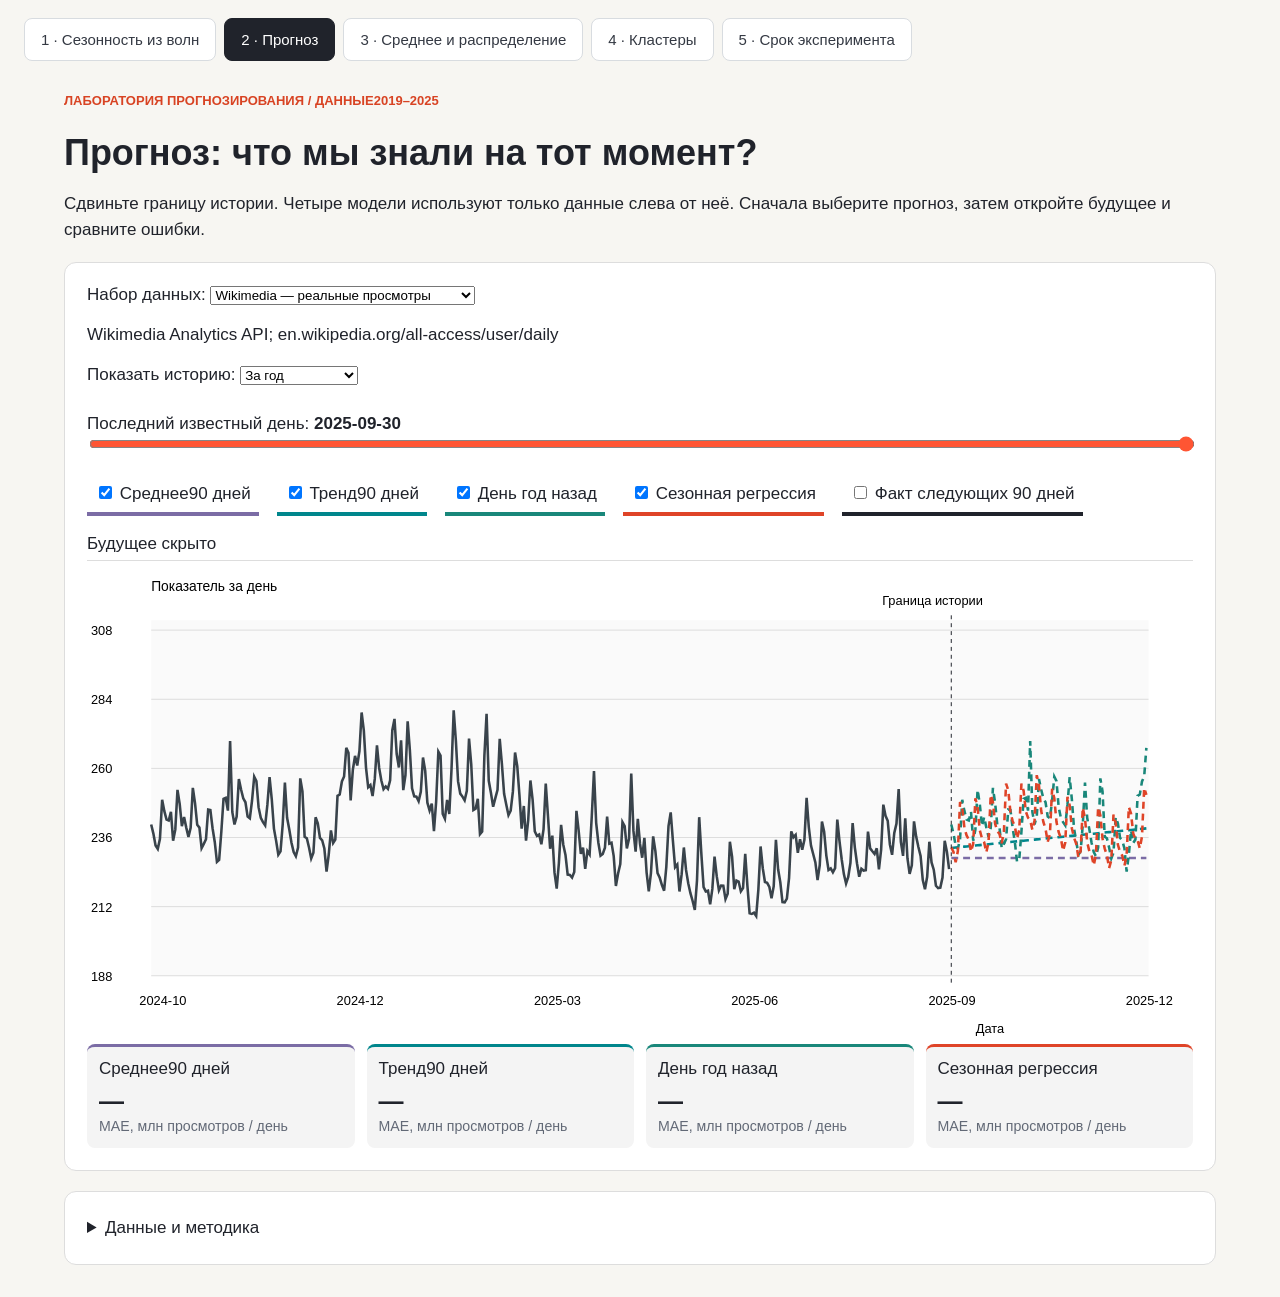
<file: index.html>
<!doctype html><html lang="ru"><meta charset="utf-8"><meta name="viewport" content="width=device-width,initial-scale=1"><link rel="stylesheet" href="lab-nav.css?v=3"><title>Прогноз: что мы знали на тот момент?</title><style>*{box-sizing:border-box}body{margin:0;background:#f7f6f2;color:#20232b;font:17px Inter,Arial,sans-serif}main{max-width:1200px;margin:32px auto;padding:0 24px}h1{font-size:36px;margin-bottom:12px}.tag{color:#d84323;font-size:13px;font-weight:bold}p{line-height:1.5}.panel{background:white;border:1px solid #ddd;border-radius:12px;padding:22px;margin:20px 0}input[type=range]{width:100%;accent-color:#f53}button,a.button{background:#20232b;color:white;border:0;padding:12px 20px;border-radius:6px;cursor:pointer;font:inherit}svg{width:100%;display:block;height:auto}.controls{position:sticky;top:0;z-index:5;background:#fff;padding:12px 0 6px;border-bottom:1px solid #ddd}.legend{display:flex;gap:18px;flex-wrap:wrap;margin:18px 0}.model{padding:8px;border-bottom:4px solid}.metrics{display:grid;grid-template-columns:repeat(4,1fr);gap:12px}.metric{background:#f4f4f4;padding:12px;border-radius:8px}.metric b{display:block;font-size:25px;margin-top:8px}small{color:#626976}details{line-height:1.6}a{color:#b73820}label{cursor:pointer}@media(max-width:650px){h1{font-size:26px}.metrics{grid-template-columns:repeat(2,1fr)}main{padding:0 12px}}</style><nav class="lab-nav" aria-label="Тренажёры по порядку презентации"><a href="harmonics.html">1 · Сезонность из волн</a><a href="index.html" aria-current="page">2 · Прогноз</a><a href="distributions.html">3 · Среднее и распределение</a><a href="clusters.html">4 · Кластеры</a><a href="experiment.html">5 · Срок эксперимента</a></nav><main><div class="tag">ЛАБОРАТОРИЯ ПРОГНОЗИРОВАНИЯ / ДАННЫЕ2019–2025</div><h1>Прогноз: что мы знали на тот момент?</h1><p>Сдвиньте границу истории. Четыре модели используют только данные слева от неё. Сначала выберите прогноз, затем откройте будущее и сравните ошибки.</p><div class="panel"><label>Набор данных: <select id="dataset"><option value="real">Wikimedia — реальные просмотры</option><option value="case">Корпоративный сервис — учебный ряд</option></select></label><p id="source"></p><label>Показать историю: <select id="history"><option value="365">За год</option><option value="1095">За три года</option><option value="all">Всю доступную</option></select></label><p></p><div class="controls"><label for="cut">Последний известный день: <strong id="cutLabel"></strong></label><input id="cut" type="range" min="730" max="2467" value="2465" step="1"><div class="legend" id="legend"></div><span id="state" aria-live="polite"></span></div><svg id="plot" viewBox="0 0 1120 490" role="img" aria-label="Известная история и четыре прогноза на 90 дней"></svg><div class="metrics" id="metrics"></div></div><details class="panel"><summary>Данные и методика</summary><p>По умолчанию открыты реальные ежедневные просмотры английской Википедии за2019–2025 годы:2557 наблюдений, Wikimedia Analytics API, all-access, agent=user. Это просмотры страниц, а не уникальные посетители. Второй набор — синтетическая история корпоративного сервиса с годовым, месячным и недельным ритмами.</p><p>Среднее и линейный тренд оцениваются на последних90 известных днях. Сезонная наивная модель повторяет значение365 дней назад. Сезонная регрессия использует доступную историю: линейный тренд, гармоники годового и календарного месячного циклов, дни недели. Для учебного сервиса дополнительно задано известное изменение тренда с2025 года. Коэффициенты заново оцениваются при перемещении границы. Будущие наблюдения не входят в обучение; календарные признаки будущего известны заранее.</p><p>MAE — средняя абсолютная ошибка по90 отдельным дням. Все модели проверяются на одном и том же будущем. Победитель может зависеть от данных и выбранного периода. До открытия факта ошибки скрыты. В исходных рядах сохранены шум и реальные изменения; графики не заменены идеальными сезонными кривыми.</p><p><a href="https://docs.google.com/spreadsheets/d/1WTgkLqQzkQPKT0_7zUp3cR2-AygkbMSwbY1YgBUbKuo/edit#gid=610045" target="_blank" rel="noopener">Таблица с расчётами всех кейсов →</a></p><p><a href="data.json" download>Скачать оба набора и календарные признаки</a> · <a href="https://doc.wikimedia.org/generated-data-platform/aqs/analytics-api/reference/page-views.html">Источник Wikimedia</a> · <a href="https://otexts.com/fpp3/tscv.html">Проверка прогноза по времени</a></p></details></main><script>
let datasets,D,exposed=false,current;const colors=['#7b6ca5','#ed8a23','#19877a','#df4428'],el=id=>document.getElementById(id),avg=a=>a.reduce((x,y)=>x+y,0)/a.length;
function features(t){return D.features[t]}
function solve(A,b){let n=b.length,M=A.map((r,i)=>[...r,b[i]]);for(let k=0;k<n;k++){let p=k;for(let i=k+1;i<n;i++)if(Math.abs(M[i][k])>Math.abs(M[p][k]))p=i;[M[k],M[p]]=[M[p],M[k]];if(Math.abs(M[k][k])<1e-10)throw Error('Недостаточно данных');let v=M[k][k];for(let j=k;j<=n;j++)M[k][j]/=v;for(let i=0;i<n;i++)if(i!==k){v=M[i][k];for(let j=k;j<=n;j++)M[i][j]-=v*M[k][j]}}return M.map(r=>r[n])}
function predict(cut){let n=D.features[0].length,A=Array.from({length:n},()=>Array(n).fill(0)),b=Array(n).fill(0);for(let t=0;t<cut;t++){let f=features(t);for(let i=0;i<n;i++){b[i]+=f[i]*D.y[t];for(let j=0;j<n;j++)A[i][j]+=f[i]*f[j]}}for(let i=0;i<n;i++)A[i][i]+=1e-7;let beta=solve(A,b),mu=avg(D.y.slice(cut-90,cut)),xm=cut-45.5,num=0,den=0;for(let t=cut-90;t<cut;t++){num+=(t-xm)*(D.y[t]-mu);den+=(t-xm)**2}let slope=num/den;return[Array(90).fill(mu),Array.from({length:90},(_,h)=>mu+slope*(cut+h-xm)),D.y.slice(cut-365,cut-275),Array.from({length:90},(_,h)=>features(cut+h).reduce((s,x,i)=>s+x*beta[i],0))]}
function draw(){let cut=+el('cut').value;el('cutLabel').textContent=D.dates[cut-1];current=predict(cut);colors[1]=current[1][89]>=current[1][0]?"#00868C":"#C74635";if(el("m1"))el("m1").closest("label").style.borderColor=colors[1];let start=Math.max(0,cut-(el('history').value==='all'?cut:+el('history').value)),all=[...D.y.slice(start,cut),...current.flat(),...(exposed?D.y.slice(cut,cut+90):[])],lo=Math.min(...all)*.9,hi=Math.max(...all)*1.1,X=t=>65+(t-start)/(cut+90-start)*1010,Y=v=>420-(v-lo)/(hi-lo)*350;
let s='<rect x="65" y="60" width="1010" height="360" fill="#fafafa"/>';for(let k=0;k<6;k++){let v=lo+(hi-lo)*k/5;s+=`<line x1="65" x2="1075" y1="${Y(v)}" y2="${Y(v)}" stroke="#ddd"/><text x="4" y="${Y(v)+5}" font-size="13">${v.toFixed(0)}</text>`}for(let t=start;t<=cut+90;t+=Math.max(30,Math.ceil((cut+90-start)/180)*30))s+=`<text x="${X(t)-12}" y="450" font-size="13">${D.dates[t]?.slice(0,7)||t}</text>`;s+='<text x="900" y="478" font-size="13">Дата</text><text x="65" y="30" font-size="14">Показатель за день</text>';
function line(arr,from,color,dash=''){return `<polyline points="${arr.map((v,i)=>`${X(from+i)},${Y(v)}`).join(' ')}" fill="none" stroke="${color}" stroke-width="2.6" ${dash?'stroke-dasharray="7 5"':''}/>`}
s+=line(D.y.slice(start,cut),start,'#39434b');for(let j=0;j<4;j++)if(el('m'+j).checked)s+=line(current[j],cut,colors[j],true);if(exposed)s+=line(D.y.slice(cut,cut+90),cut,'#20232b');s+=`<line x1="${X(cut)}" x2="${X(cut)}" y1="55" y2="427" stroke="#20232b" stroke-dasharray="4 4"/><text x="${X(cut)-70}" y="45" font-size="13">Граница истории</text>`;el('plot').innerHTML=s;
el('state').textContent=exposed?'Факт открыт; прогноз остался прежним':'Будущее скрыто';let errors=current.map(p=>avg(p.map((v,i)=>Math.abs(v-D.y[cut+i]))));el('metrics').innerHTML=D.names.map((name,j)=>`<div class="metric" style="border-top:3px solid ${colors[j]}">${name}<b>${exposed?errors[j].toFixed(2):'—'}</b><small>MAE, ${D.unit}</small></div>`).join('');window.labState={cut,predictions:current,errors:exposed?errors:null};}
function activate(key){D=datasets[key];el('source').textContent=D.source;el('cut').max=D.y.length-90;el('cut').value=Math.min(+el('cut').value,D.y.length-90);exposed=false;el('legend').innerHTML=D.names.map((n,j)=>`<label class="model" style="border-color:${colors[j]}"><input type="checkbox" id="m${j}" checked> ${n}</label>`).join('')+'<label class="model" style="border-color:#20232b"><input type="checkbox" id="reveal"> Факт следующих 90 дней</label>';el('reveal').onchange=()=>{exposed=el('reveal').checked;draw()};for(let j=0;j<4;j++)el('m'+j).onchange=draw;draw()}
fetch('data.json').then(r=>r.json()).then(d=>{datasets=d.datasets;activate('real');el('dataset').onchange=()=>activate(el('dataset').value);el('history').onchange=draw;el('cut').oninput=draw;}).catch(e=>el('state').textContent='Не удалось загрузить данные: '+e.message);
</script></html>
</file>
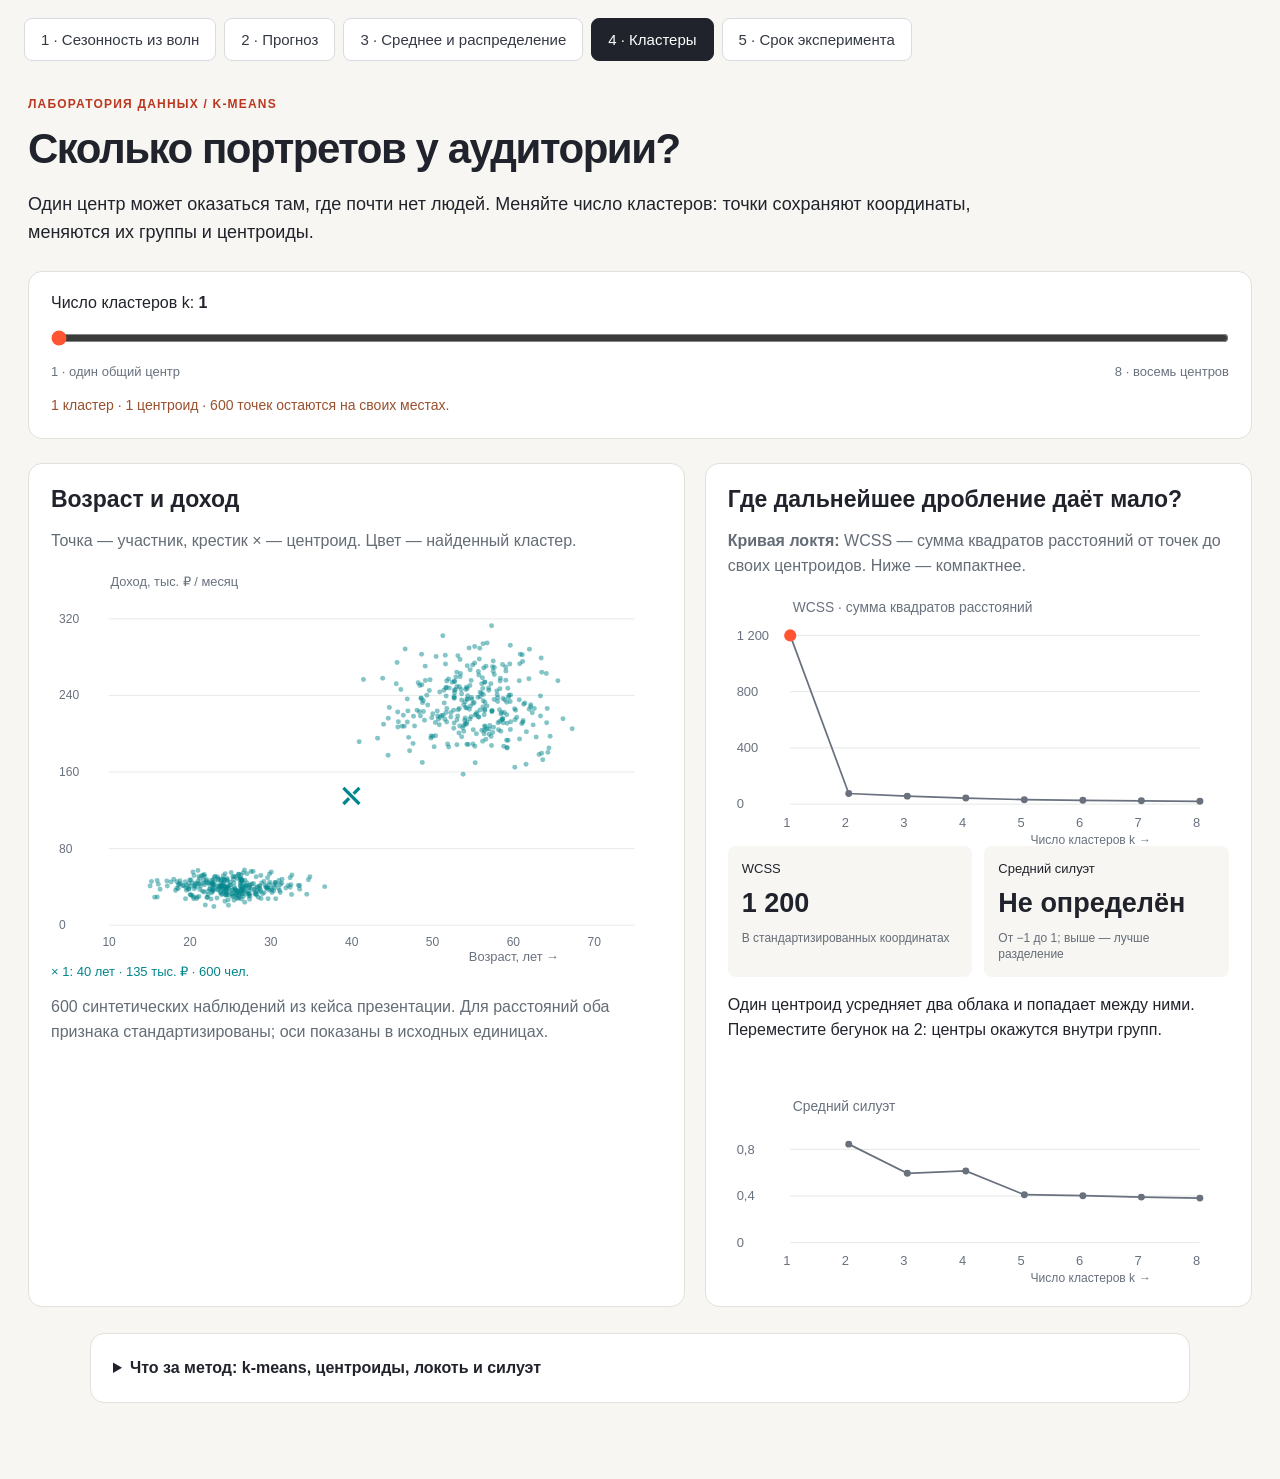
<file: clusters.html>
<!doctype html><html lang="ru"><head><meta charset="utf-8"><meta name="viewport" content="width=device-width,initial-scale=1"><title>Найдите центры аудитории</title><link rel="stylesheet" href="harmonics.css"><link rel="stylesheet" href="lab-nav.css?v=3"><link rel="stylesheet" href="clusters.css"><script src="clusters-model.js" defer></script><script src="clusters.js" defer></script></head><body><nav class="lab-nav" aria-label="Тренажёры по порядку презентации"><a href="harmonics.html">1 · Сезонность из волн</a><a href="index.html">2 · Прогноз</a><a href="distributions.html">3 · Среднее и распределение</a><a href="clusters.html" aria-current="page">4 · Кластеры</a><a href="experiment.html">5 · Срок эксперимента</a></nav><main><div class="eyebrow">ЛАБОРАТОРИЯ ДАННЫХ / K-MEANS</div><h1>Сколько портретов у аудитории?</h1><p class="intro">Один центр может оказаться там, где почти нет людей. Меняйте число кластеров: точки сохраняют координаты, меняются их группы и центроиды.</p><section class="panel controls"><label for="k">Число кластеров k: <strong id="kValue">1</strong></label><input id="k" type="range" min="1" max="8" value="1" step="1" disabled><div class="range-labels"><span>1 · один общий центр</span><span>8 · восемь центров</span></div><p id="status" role="status" aria-live="polite">Вычисляем разбиения…</p></section><div class="cluster-grid"><section class="panel"><h2>Возраст и доход</h2><p class="muted">Точка — участник, крестик × — центроид. Цвет — найденный кластер.</p><svg id="scatter" viewBox="0 0 760 490" role="img" aria-label="Участники по возрасту и доходу и центроиды кластеров"></svg><div id="legend" class="legend"></div><p class="muted">600 синтетических наблюдений из кейса презентации. Для расстояний оба признака стандартизированы; оси показаны в исходных единицах.</p></section><section class="panel"><h2>Где дальнейшее дробление даёт мало?</h2><p class="muted"><b>Кривая локтя:</b> WCSS — сумма квадратов расстояний от точек до своих центроидов. Ниже — компактнее.</p><svg id="elbow" viewBox="0 0 580 290" role="img" aria-label="Кривая локтя: WCSS по числу кластеров"></svg><div class="metrics"><div>WCSS<strong id="wcss">—</strong><small>В стандартизированных координатах</small></div><div>Средний силуэт<strong id="silhouette">—</strong><small>От −1 до 1; выше — лучше разделение</small></div></div><p id="explain"></p><svg id="silplot" viewBox="0 0 580 220" role="img" aria-label="Средний силуэт по числу кластеров"></svg></section></div><details class="panel method" id="method"><summary>Что за метод: k-means, центроиды, локоть и силуэт</summary><p><b>K-means (k-средних)</b> разбивает наблюдения на k групп, уменьшая сумму квадратов расстояний до центров. Сначала задаём k и начальные центры, затем повторяем: назначаем точку ближайшему центру → пересчитываем центр как среднее координат его группы → проверяем, изменилось ли разбиение.</p><p><b>Центроид</b> — среднее координат точек кластера. Он не обязан совпадать с реальным человеком. При k = 1 крестик показывает общее среднее всей аудитории.</p><p><b>Стандартизация:</b> z = (значение − среднее) / стандартное отклонение. Иначе числовой масштаб дохода может подавить возраст. Оба признака имеют одинаковый вес в расстоянии; это явное допущение модели.</p><p><b>Кривая локтя и WCSS (inertia):</b> WCSS = Σ ‖zᵢ − μкластера(i)‖². С ростом k ошибка уменьшается даже при ненужном дроблении. Ищем перегиб, после которого улучшение становится небольшим. Локоть — визуальная эвристика, а не доказательство единственного правильного k.</p><p><b>Силуэт:</b> s = (b − a) / max(a,b), где a — среднее расстояние до остальных точек своей группы, b — минимальное среднее расстояние до другой группы. Усредняем s по всем точкам. Для k = 1 силуэт не определён. Высокий силуэт означает компактные и отделённые группы; значения около нуля — границу между ними.</p><p>Здесь для каждого k = 1…8 выполняется алгоритм Ллойда: 20 воспроизводимых запусков k-means++ и дополнительный старт от предыдущего разбиения. Выбираем минимальный WCSS. Координаты людей и результаты расчёта не меняются случайно при движении бегунка. Кривая локтя и силуэт вычислены по этим же точкам, не нарисованы вручную.</p><p><b>Особенности:</b> результат зависит от признаков, масштабирования и начальных центров; k-means чувствителен к выбросам и плохо описывает вытянутые или невыпуклые группы. Разбиение возраста и дохода само по себе не доказывает различия интересов. В этом учебном наборе два облака заданы генератором; в реальной задаче проверяем устойчивость и смысл сегментов.</p><p><a href="https://scikit-learn.org/stable/modules/clustering.html#k-means" target="_blank" rel="noopener">Документация scikit-learn: k-means →</a><br><a href="https://scikit-learn.org/stable/auto_examples/cluster/plot_kmeans_silhouette_analysis.html" target="_blank" rel="noopener">Выбор k с помощью силуэта →</a></p><p><a href="#method">Ссылка на объяснение</a> · <a href="clusters-data.json" download>Скачать исходные точки</a> · <a href="index.html">Вернуться к прогнозированию</a></p></details></main></body></html>
</file>
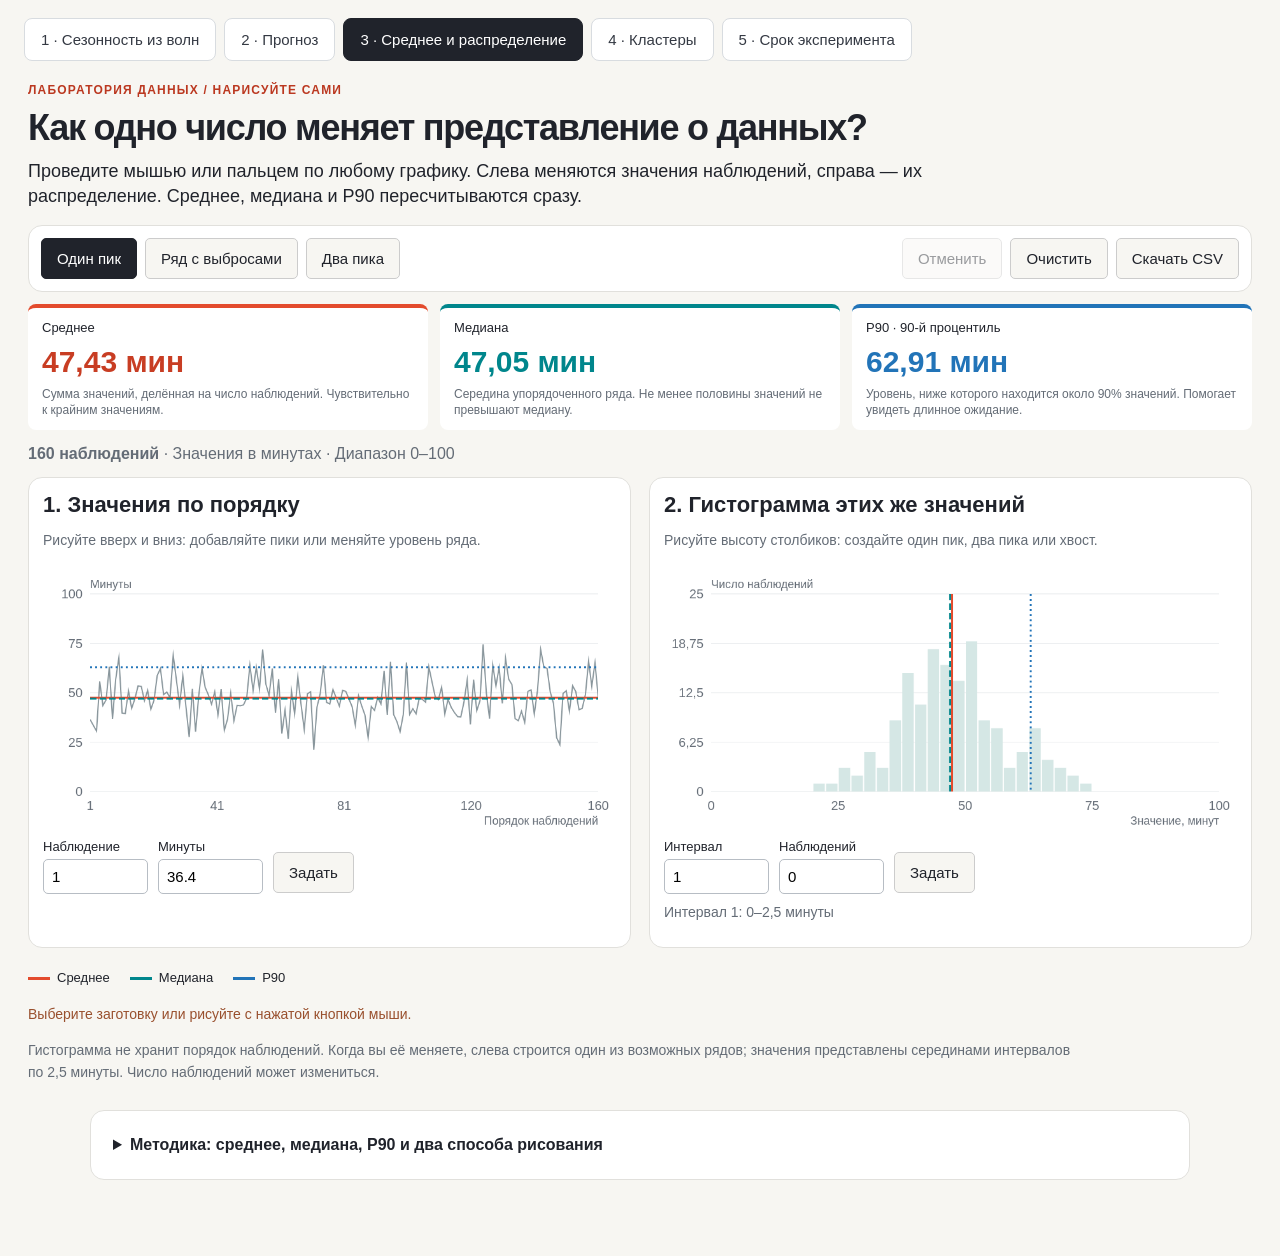
<file: distributions.html>
<!doctype html><html lang="ru"><head><meta charset="utf-8"><meta name="viewport" content="width=device-width,initial-scale=1"><title>Нарисуйте распределение — среднее, медиана, P90</title><link rel="stylesheet" href="harmonics.css"><link rel="stylesheet" href="lab-nav.css?v=3"><link rel="stylesheet" href="distributions.css"><script src="distributions-model.js" defer></script><script src="distributions.js" defer></script></head><body><nav class="lab-nav" aria-label="Тренажёры по порядку презентации"><a href="harmonics.html">1 · Сезонность из волн</a><a href="index.html">2 · Прогноз</a><a href="distributions.html" aria-current="page">3 · Среднее и распределение</a><a href="clusters.html">4 · Кластеры</a><a href="experiment.html">5 · Срок эксперимента</a></nav><main><div class="eyebrow">ЛАБОРАТОРИЯ ДАННЫХ / НАРИСУЙТЕ САМИ</div><h1>Как одно число меняет представление о данных?</h1><p class="intro">Проведите мышью или пальцем по любому графику. Слева меняются значения наблюдений, справа — их распределение. Среднее, медиана и P90 пересчитываются сразу.</p><section class="panel toolbar" aria-label="Заготовки и действия"><div class="preset-buttons"><button data-preset="normal" aria-pressed="true">Один пик</button><button data-preset="spikes" aria-pressed="false">Ряд с выбросами</button><button data-preset="bimodal" aria-pressed="false">Два пика</button></div><div class="actions"><button id="undo" disabled>Отменить</button><button id="clear">Очистить</button><button id="download">Скачать CSV</button></div></section><section class="metrics dist-metrics" aria-label="Показатели"><div class="mean-card">Среднее<strong id="mean">—</strong><small>Сумма значений, делённая на число наблюдений. Чувствительно к крайним значениям.</small></div><div class="median-card">Медиана<strong id="median">—</strong><small>Середина упорядоченного ряда. Не менее половины значений не превышают медиану.</small></div><div class="p90-card">P90 · 90-й процентиль<strong id="p90">—</strong><small>Уровень, ниже которого находится около 90% значений. Помогает увидеть длинное ожидание.</small></div></section><p class="data-status"><b id="n">160 наблюдений</b> · Значения в минутах · Диапазон 0–100</p><div class="draw-grid"><section class="panel"><h2>1. Значения по порядку</h2><p class="muted">Рисуйте вверх и вниз: добавляйте пики или меняйте уровень ряда.</p><canvas id="series" width="900" height="400" tabindex="0" aria-label="Редактируемый ряд значений. Для ввода с клавиатуры используйте поля под графиком."></canvas><div class="numeric"><label>Наблюдение<input id="pointIndex" type="number" min="1" max="160" value="1"></label><label>Минуты<input id="pointValue" type="number" min="0" max="100" step="0.1" value="48"></label><button id="applyPoint">Задать</button></div></section><section class="panel"><h2>2. Гистограмма этих же значений</h2><p class="muted">Рисуйте высоту столбиков: создайте один пик, два пика или хвост.</p><canvas id="histogram" width="900" height="400" tabindex="0" aria-label="Редактируемая гистограмма. Для ввода с клавиатуры используйте поля под графиком."></canvas><div class="numeric"><label>Интервал<input id="binIndex" type="number" min="1" max="40" value="1"></label><label>Наблюдений<input id="binCount" type="number" min="0" max="2000" step="1" value="0"></label><button id="applyBin">Задать</button></div><p class="muted bin-hint" id="binRange"></p></section></div><p class="legend"><span style="--color:#e34b2d">Среднее</span><span style="--color:#00868c">Медиана</span><span style="--color:#2274b8">P90</span></p><p id="status" role="status" aria-live="polite"></p><p class="note">Гистограмма не хранит порядок наблюдений. Когда вы её меняете, слева строится один из возможных рядов; значения представлены серединами интервалов по 2,5 минуты. Число наблюдений может измениться.</p><details class="panel method" id="method"><summary>Методика: среднее, медиана, P90 и два способа рисования</summary><p><b>Среднее арифметическое:</b> сумма всех значений / n. <b>Медиана:</b> центральное значение отсортированного ряда; для чётного n — среднее двух центральных. <b>P90:</b> 90-й процентиль, или 9-й дециль. Это показатель верхней части распределения, а не «более правильное среднее».</p><p><b>Как считается P90:</b> линейная интерполяция, как в Excel PERCENTILE.INC и NumPy quantile(method="linear"). Для отсортированного ряда с индексами от 0: h = (n − 1) × 0,9. Если h дробное, берётся промежуточное значение соседей. При малом n доля значений ниже P90 может отличаться от 90%. При n = 0 показатели не определены.</p><p><b>Слева:</b> каждый горизонтальный шаг — наблюдение. Перетаскивание меняет его значение; между движениями курсора линия интерполируется, поэтому быстрый жест не пропускает участки. При рисовании на пустом поле создаётся ряд из 160 начальных нулевых значений.</p><p><b>Справа:</b> 40 равных интервалов по 2,5 минуты. Высота — число наблюдений, не вероятность. Правка гистограммы задаёт целочисленные частоты; их сумма определяет n. Размер набора ограничен 2000 наблюдениями. Для ряда используется воспроизводимая перестановка середин интервалов. Исходный порядок восстановить невозможно. После такой правки метрики отражают именно этот сгруппированный набор, а не скрытые значения внутри интервалов.</p><p><b>Заготовки:</b> один пик, ряд с несколькими выбросами и смесь двух групп. Все данные синтетические. Чтобы добавить выброс, поднимите несколько точек слева. Чтобы создать длинный хвост, добавьте немного наблюдений в правую часть гистограммы. Медиана и P90 тоже могут меняться: их устойчивость не абсолютна.</p><p><a href="https://www.itl.nist.gov/div898/handbook/eda/section3/eda351.htm" target="_blank" rel="noopener">NIST: среднее и медиана</a> · <a href="https://www.itl.nist.gov/div898/handbook/eda/section3/eda33e.htm" target="_blank" rel="noopener">NIST: гистограммы</a> · <a href="https://numpy.org/doc/stable/reference/generated/numpy.quantile.html" target="_blank" rel="noopener">NumPy: вычисление квантилей</a></p><p><a href="#method">Ссылка на методику</a> · <a href="index.html">Вернуться к прогнозированию</a></p></details></main></body></html>
</file>
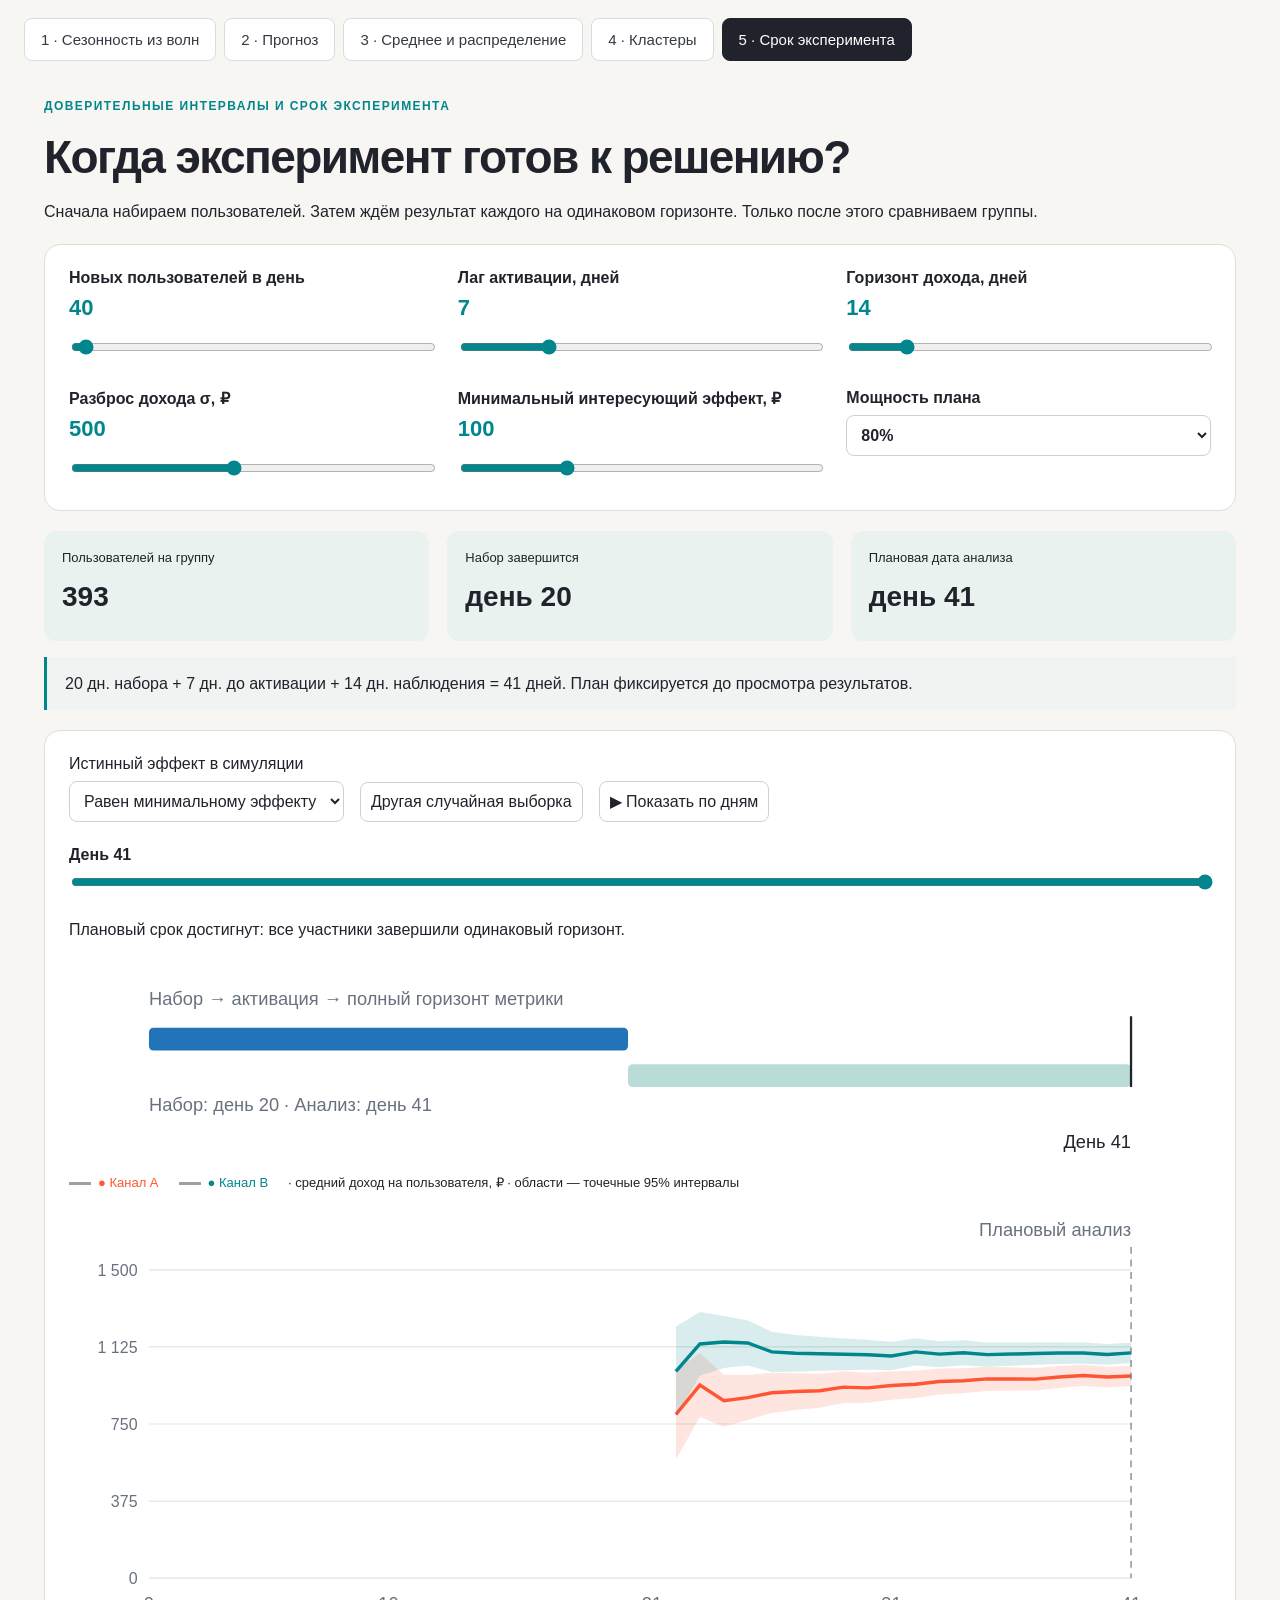
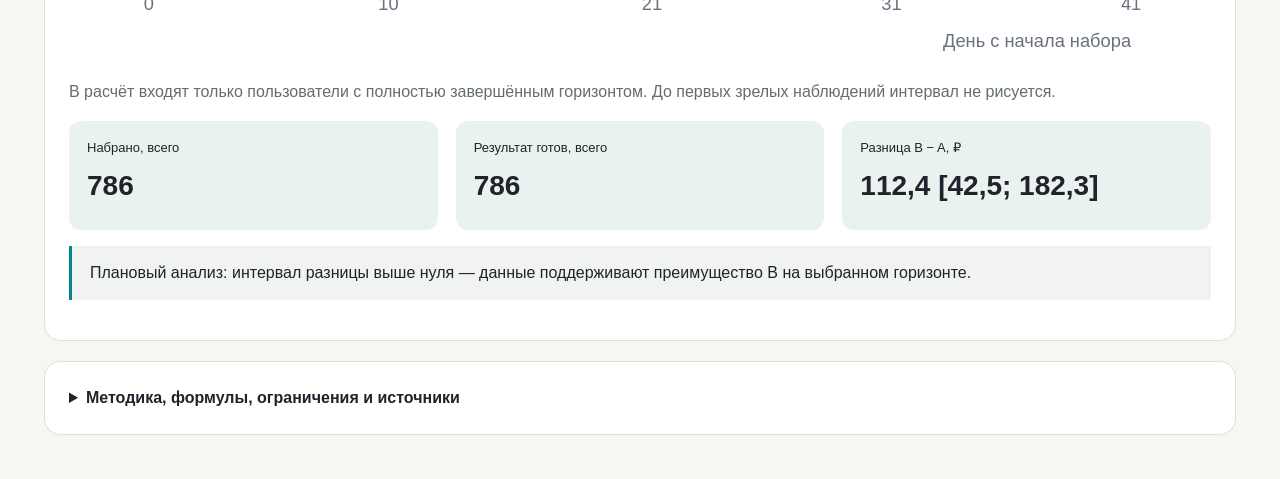
<file: experiment.html>
<!doctype html><html lang="ru"><head><meta charset="utf-8"><meta name="viewport" content="width=device-width,initial-scale=1"><title>Срок эксперимента · Доверительные интервалы</title><link rel="stylesheet" href="harmonics.css"><link rel="stylesheet" href="lab-nav.css?v=4"><link rel="stylesheet" href="experiment.css"><script defer src="experiment-model.js"></script><script defer src="experiment.js"></script></head><body><nav class="lab-nav" aria-label="Тренажёры по порядку презентации"><a href="harmonics.html">1 · Сезонность из волн</a><a href="index.html">2 · Прогноз</a><a href="distributions.html">3 · Среднее и распределение</a><a href="clusters.html">4 · Кластеры</a><a href="experiment.html" aria-current="page">5 · Срок эксперимента</a></nav><main><header><p class="eyebrow">ДОВЕРИТЕЛЬНЫЕ ИНТЕРВАЛЫ И СРОК ЭКСПЕРИМЕНТА</p><h1>Когда эксперимент готов к решению?</h1><p>Сначала набираем пользователей. Затем ждём результат каждого на одинаковом горизонте. Только после этого сравниваем группы.</p></header><section class="panel controls"><label>Новых пользователей в день <output id="trafficOut"></output><input id="traffic" type="range" min="20" max="1000" step="20" value="40"></label><label>Лаг активации, дней <output id="lagOut"></output><input id="lag" type="range" min="0" max="30" value="7"></label><label>Горизонт дохода, дней <output id="horizonOut"></output><input id="horizon" type="range" min="1" max="90" value="14"></label><label>Разброс дохода σ, ₽ <output id="sigmaOut"></output><input id="sigma" type="range" min="100" max="1000" step="50" value="500"></label><label>Минимальный интересующий эффект, ₽ <output id="mdeOut"></output><input id="mde" type="range" min="20" max="300" step="10" value="100"></label><label>Мощность плана <select id="power"><option value="80">80%</option><option value="90">90%</option></select></label></section><section class="metrics"><div>Пользователей на группу<strong id="target"></strong></div><div>Набор завершится<strong id="enrollment"></strong></div><div>Плановая дата анализа<strong id="finish"></strong></div></section><p class="note" id="formula"></p><section class="panel"><div class="experiment-actions"><label>Истинный эффект в симуляции <select id="effect"><option value="1">Равен минимальному эффекту</option><option value="0">Эффекта нет</option><option value="-1">Обратный эффект</option></select></label><button id="rerun">Другая случайная выборка</button><button id="play">▶ Показать по дням</button></div><label class="day-label">День <output id="dayOut"></output><input id="day" type="range" min="0" value="0"></label><p id="phase" role="status" aria-live="polite"></p><svg id="flow" viewBox="0 0 1000 155" role="img" aria-label="Временная шкала набора и ожидания"></svg><p class="legend"><span style="color:#ff5533">● Канал A</span> <span style="color:#00868c">● Канал B</span> · средний доход на пользователя, ₽ · области — точечные 95% интервалы</p><svg id="chart" viewBox="0 0 1000 400" role="img" aria-label="Средний доход и доверительные интервалы по дням"></svg><p class="muted">В расчёт входят только пользователи с полностью завершённым горизонтом. До первых зрелых наблюдений интервал не рисуется.</p><div class="metrics"><div>Набрано, всего<strong id="enrolled"></strong></div><div>Результат готов, всего<strong id="mature"></strong></div><div>Разница B − A, ₽<strong id="difference"></strong></div></div><p id="verdict" class="note"></p></section><details class="panel" id="method"><summary>Методика, формулы, ограничения и источники</summary><p>Четыре этапа эксперимента: набор → активация → созревание метрики → уточнение оценки. Здесь используется заранее запланированный анализ двух независимых групп, а не остановка в первый день, когда интервалы разошлись.</p><p>Метрика — маржинальный доход на пользователя за H дней после активации. Учебные наблюдения независимы, имеют нормальное распределение с известным σ; отрицательный доход возможен из-за затрат и возвратов. Канал A: среднее 1000 ₽, B: 1000 + истинный эффект. Это синтетическая модель, не прогноз реального бизнеса.</p><p><b>План:</b> одинаковые группы, двусторонний уровень значимости α = 0,05. n = ceil[2 × (z₀․₉₇₅ + z мощности)² × σ² / MDE²] на группу. Формула — стандартное приближение для планирования; MDE задаётся до старта. Мощность не означает вероятность правильности конкретного вывода.</p><p><b>Срок:</b> ceil(2n / приток) + лаг активации + горизонт метрики. В данной модели каждый проходит одинаковый фиксированный лаг, и анализ ждёт полного горизонта последнего участника. При случайных лагах, потерях, сезонности и кластеризации план сложнее. Набор и ожидание ранних участников идут параллельно.</p><p><b>Интервалы:</b> среднее ± 1,96 × σ / √n. Для разницы независимых групп: (B − A) ± 1,96 × σ × √(1/nA + 1/nB). Здесь σ известна; в практике с неизвестной дисперсией применяют соответствующие оценки и, например, интервал Уэлча. Пересечение двух отдельных интервалов не заменяет интервал разницы.</p><p><b>Правило анализа:</b> решение только на запланированном дне. Промежуточные интервалы точечные и показаны для обучения: ежедневная остановка по первому значимому результату увеличивает риск ложного вывода. Для досрочной остановки нужен заранее выбранный последовательный метод. Даже на плановом дне возможен неопределённый результат; 100% уверенности нет.</p><p>В 95% повторений процедуры интервалы покрывают истинный параметр на фиксированном дне; это не вероятность истинности одного конкретного интервала. Узкий интервал повышает точность оценки текущего горизонта, но не гарантирует сохранение эффекта на более длинном горизонте.</p><p><a href="https://www.itl.nist.gov/div898/handbook/eda/section3/eda352.htm" target="_blank" rel="noopener">NIST: доверительные интервалы</a> · <a href="https://www.statsmodels.org/stable/generated/statsmodels.stats.power.NormalIndPower.html" target="_blank" rel="noopener">statsmodels: мощность сравнения двух групп</a> · <a href="#method">Ссылка на методику</a></p></details></main></body></html>
</file>
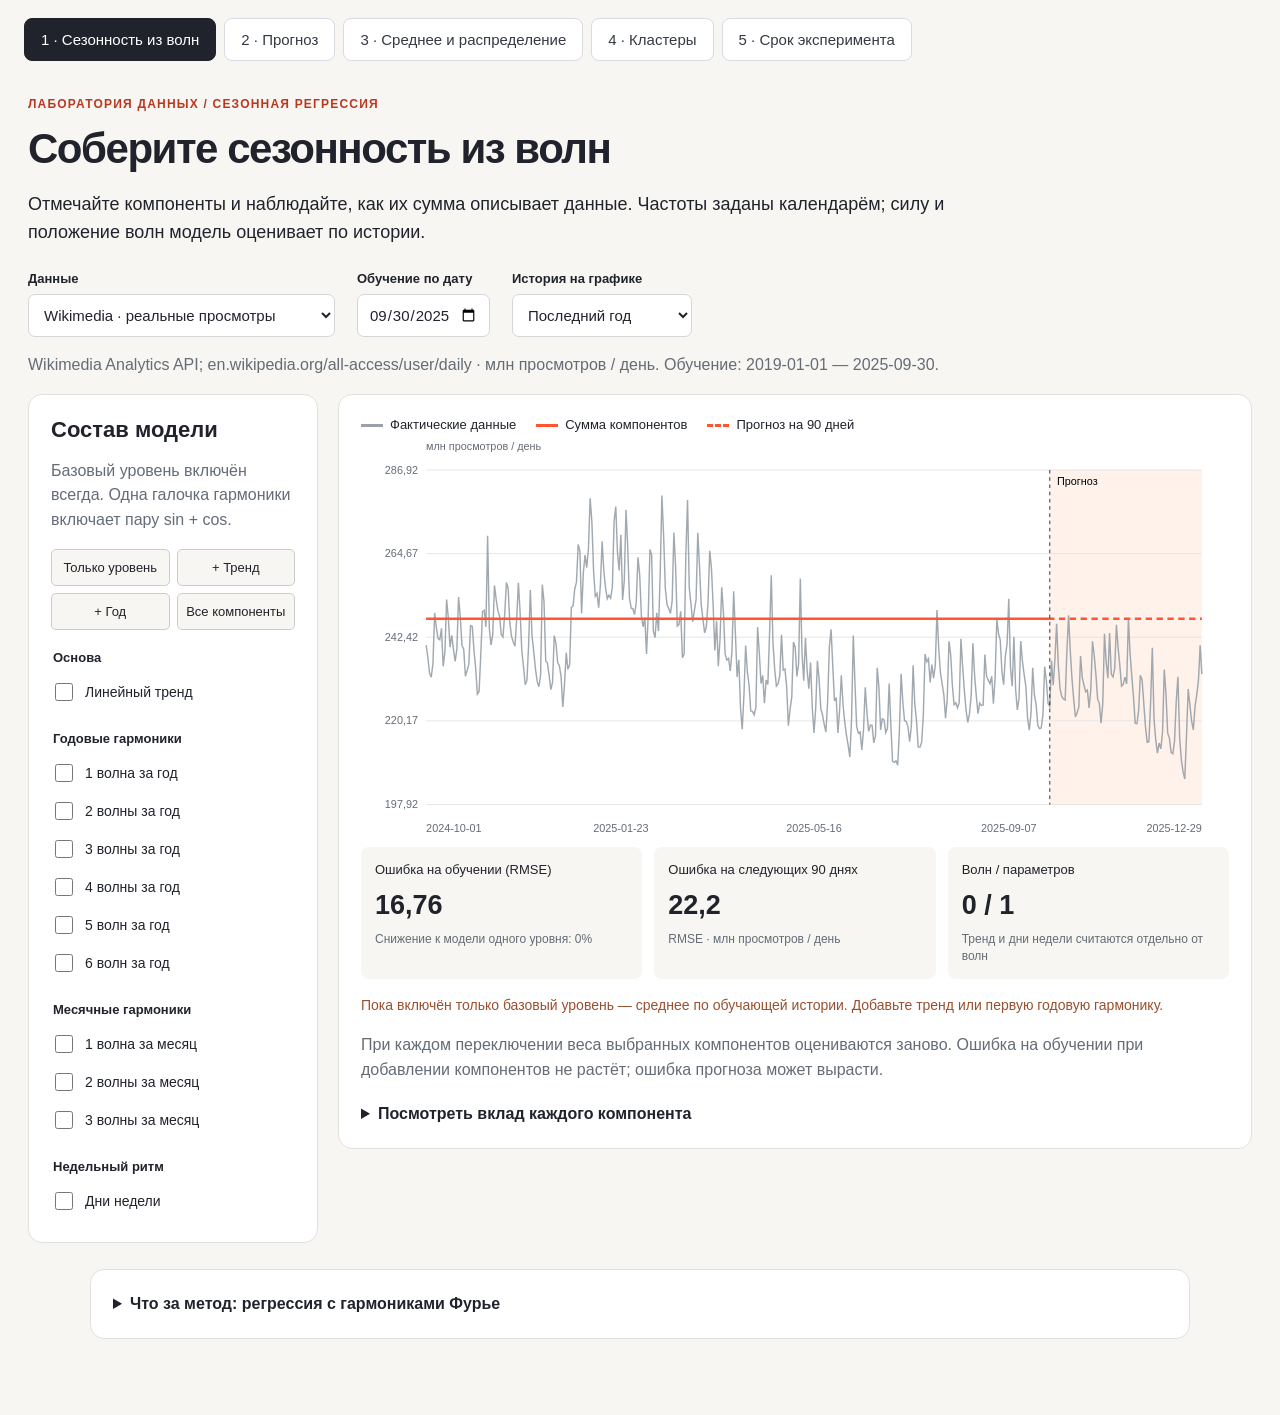
<file: harmonics.html>
<!doctype html>
<html lang="ru"><head><meta charset="utf-8"><meta name="viewport" content="width=device-width, initial-scale=1"><link rel="stylesheet" href="lab-nav.css?v=3"><title>Соберите сезонность из волн</title><link rel="stylesheet" href="harmonics.css"><script src="harmonics-model.js" defer></script><script src="harmonics.js" defer></script></head>
<body><nav class="lab-nav" aria-label="Тренажёры по порядку презентации"><a href="harmonics.html" aria-current="page">1 · Сезонность из волн</a><a href="index.html">2 · Прогноз</a><a href="distributions.html">3 · Среднее и распределение</a><a href="clusters.html">4 · Кластеры</a><a href="experiment.html">5 · Срок эксперимента</a></nav><main><div class="eyebrow">ЛАБОРАТОРИЯ ДАННЫХ / СЕЗОННАЯ РЕГРЕССИЯ</div><h1>Соберите сезонность из волн</h1><p class="intro">Отмечайте компоненты и наблюдайте, как их сумма описывает данные. Частоты заданы календарём; силу и положение волн модель оценивает по истории.</p>
<div class="settings"><label>Данные<select id="dataset"><option value="real">Wikimedia · реальные просмотры</option><option value="case">Корпоративный сервис · учебный ряд</option></select></label><label>Обучение по дату<input type="date" id="cut"></label><label>История на графике<select id="window"><option value="365">Последний год</option><option value="90">Последние 90 дней</option><option value="all">Вся история</option></select></label></div>
<p id="source" class="muted"></p>
<div class="workspace"><aside class="panel"><h2>Состав модели</h2><p class="muted">Базовый уровень включён всегда. Одна галочка гармоники включает пару sin + cos.</p><div class="presets"><button data-preset="none">Только уровень</button><button data-preset="base">+ Тренд</button><button data-preset="year">+ Год</button><button data-preset="all">Все компоненты</button></div><div id="components"></div></aside>
<section class="panel visual"><div class="legend"><span class="fact">Фактические данные</span><span class="sum">Сумма компонентов</span><span class="forecast">Прогноз на 90 дней</span></div><svg id="plot" viewBox="0 0 960 460" role="img" aria-label="Фактический ряд и сумма выбранных компонентов; справа прогноз"></svg><div class="metrics"><div>Ошибка на обучении (RMSE)<strong id="train">—</strong><small id="gain"></small></div><div>Ошибка на следующих 90 днях<strong id="test">—</strong><small id="testNote">Проверка на данных вне обучения</small></div><div>Волн / параметров<strong id="count">—</strong><small>Тренд и дни недели считаются отдельно от волн</small></div></div><p id="status" role="status" aria-live="polite">Загрузка данных…</p><p class="muted">При каждом переключении веса выбранных компонентов оцениваются заново. Ошибка на обучении при добавлении компонентов не растёт; ошибка прогноза может вырасти.</p>
<details id="contributionBox"><summary>Посмотреть вклад каждого компонента</summary><p class="muted">Здесь показаны взвешенные компоненты относительно нуля, без базового уровня. Их сумма вместе с уровнем даёт оранжевую кривую выше. Недельный эффект показан относительно воскресенья.</p><div id="partLegend" class="legend"></div><svg id="partsPlot" viewBox="0 0 960 320" role="img" aria-label="Отдельные выбранные компоненты модели"></svg></details></section></div>
<details class="panel method" id="method"><summary>Что за метод: регрессия с гармониками Фурье</summary><p><b>Модель:</b> уровень + тренд + годовые гармоники + месячные гармоники + эффект дня недели. Веса оцениваются одновременно методом наименьших квадратов: выбираем их так, чтобы сумма квадратов ошибок на обучении была минимальной.</p><p><b>Одна гармоника:</b> a · sin(2πkφ) + b · cos(2πkφ). k задаёт число волн за период; φ — положение даты внутри года или месяца. Пара коэффициентов a и b задаёт высоту волны и сдвиг пика. «Год 2» означает две волны за год, а не второй год наблюдений.</p><p>Доступны 6 годовых и 3 месячные гармоники. Длина года учитывает високосность, длина месяца — календарь. Дни недели описываются шестью признаками относительно воскресенья. Для учебного ряда дополнительно задано известное изменение наклона тренда с начала 2025 года.</p><p><b>Что показывает ошибка.</b> RMSE — корень из средней квадратичной ошибки, в единицах исходного ряда. При добавлении признаков и повторной оценке весов RMSE на той же обучающей истории не увеличивается. Это не гарантирует улучшения на будущем. Проверочные 90 дней не участвуют в оценке коэффициентов. Повторный выбор галочек по их ошибке уже использует проверку для настройки: для окончательной оценки потребуется ещё один отложенный период.</p><p>Календарные признаки будущего известны заранее, поэтому выбранные компоненты можно продолжить на 90 дней. Здесь используется обычная регрессия с фиксированными в пределах обучения коэффициентами; модель ошибок ARIMA не добавляется. Число гармоник задано для демонстрации и не подбирается автоматически. Шум не сглаживается.</p><p><a href="https://otexts.com/fpp3/useful-predictors.html#fourier-series" target="_blank" rel="noopener">Hyndman, Athanasopoulos · Fourier series →</a><br><a href="https://otexts.com/fpp3/complexseasonality.html" target="_blank" rel="noopener">Несколько сезонных периодов →</a></p><p><a href="#method">Ссылка на это объяснение</a> · <a href="data.json" download>Скачать исходные данные и признаки</a> · <a href="index.html">Основной тренажёр прогнозирования →</a></p></details>
</main></body></html>
</file>
<file: lab-nav.css>
.lab-nav{box-sizing:border-box;display:flex;gap:8px;flex-wrap:wrap;max-width:1440px;margin:18px auto 0;padding:0 24px;font:15px Arial,sans-serif}.lab-nav a{color:#343943;text-decoration:none;padding:12px 16px;border-radius:8px;border:1px solid #d8dce0;background:#fff}.lab-nav a[aria-current=page]{background:#20232b;color:#fff;border-color:#20232b}.lab-nav a:hover{border-color:#ff5533}.lab-nav a:focus-visible{outline:3px solid #ff5533;outline-offset:3px}@media(max-width:600px){.lab-nav{padding:0 12px;gap:6px}.lab-nav a{padding:10px;font-size:13px}}
</file>
<file: harmonics.css>
*{box-sizing:border-box}body{margin:0;background:#f7f6f2;color:#20232b;font:16px Arial,sans-serif}main{max-width:1440px;margin:36px auto;padding:0 28px 40px}.eyebrow{font-size:12px;color:#bb3820;letter-spacing:.1em;font-weight:bold}h1{font-size:42px;letter-spacing:-.035em;margin:14px 0}h2{font-size:22px;margin:0 0 12px}p{line-height:1.55}.intro{max-width:950px;font-size:18px}.muted,small{color:#646c76}.settings{display:flex;gap:22px;flex-wrap:wrap;margin:24px 0 8px}.settings label{display:grid;gap:8px;font-size:13px;font-weight:bold}select,input[type=date]{padding:11px;border:1px solid #d4d6d8;border-radius:7px;font:15px Arial;background:white;color:inherit}.workspace{display:grid;grid-template-columns:290px minmax(0,1fr);gap:20px;align-items:start}.panel{background:#fff;border:1px solid #e1e0dc;border-radius:14px;padding:22px}.visual{position:sticky;top:12px}.presets{display:grid;grid-template-columns:1fr 1fr;gap:7px}button{font:13px Arial;cursor:pointer;padding:10px 5px;border:1px solid #ccc;background:#f7f6f2;color:#20232b;border-radius:5px}button:hover,button:focus-visible{border-color:#f53;background:#fff0eb}fieldset{border:0;margin:20px 0 0;padding:0}legend{font-weight:bold;font-size:13px;margin-bottom:8px}fieldset label{display:flex;align-items:center;gap:9px;padding:7px 0;font-size:14px;cursor:pointer}input[type=checkbox]{width:18px;height:18px;accent-color:#ed4c2b;flex-shrink:0}.legend{display:flex;gap:12px 20px;flex-wrap:wrap;font-size:13px}.legend span:before{content:'';display:inline-block;width:22px;vertical-align:middle;border-top:3px solid var(--color,#9aa1a8);margin-right:7px}.legend .sum:before{border-color:#f53}.legend .forecast:before{border-color:#f53;border-top-style:dashed}svg{display:block;width:100%;height:auto;overflow:hidden}.metrics{display:grid;grid-template-columns:1fr 1fr 1fr;gap:12px}.metrics>div{background:#f7f6f2;border-radius:8px;padding:14px;font-size:13px;line-height:1.4}.metrics strong{display:block;font-size:27px;margin:7px 0}.metrics small{display:block;font-size:12px}#status{font-size:14px;margin:16px 0 0;color:#99502e}details{margin-top:20px}summary{cursor:pointer;font-weight:bold;line-height:1.5}.method{max-width:1100px;margin:26px auto 0}.method p{max-width:980px}a{color:#b63821;text-underline-offset:3px}button:focus-visible,a:focus-visible,summary:focus-visible,input:focus-visible,select:focus-visible{outline:3px solid #00868c;outline-offset:3px}@media(max-width:960px){.workspace{grid-template-columns:235px minmax(0,1fr)}main{padding:0 16px}.panel{padding:16px}.metrics{grid-template-columns:1fr}.visual{position:static}}@media(max-width:650px){h1{font-size:30px}main{margin-top:24px}.workspace{display:flex;flex-direction:column}.workspace>*{width:100%}#components{display:grid;grid-template-columns:1fr 1fr;gap:0 15px}.settings{gap:14px}.settings label,select{max-width:100%}.legend{font-size:12px}.metrics{grid-template-columns:1fr 1fr}.metrics>div:last-child{grid-column:1/-1}}
</file>
<file: clusters.css>
.cluster-grid{display:grid;grid-template-columns:1.2fr 1fr;gap:20px}.cluster-grid .panel{min-width:0}.controls{margin:24px 0}.controls input{display:block;width:100%;margin:18px 0;accent-color:#ff5533}.range-labels{display:flex;justify-content:space-between;font-size:13px;color:#69717e}.cluster-grid .metrics{grid-template-columns:1fr 1fr}.cluster-grid h2{font-size:23px}.cluster-grid svg{width:100%;height:auto}.cluster-grid #explain{min-height:85px}#legend span{font-size:13px}#status{margin-bottom:0}@media(max-width:950px){.cluster-grid{grid-template-columns:1fr}}@media(max-width:600px){.cluster-grid .panel{padding:12px}.range-labels{font-size:12px}}
.cluster-grid .metrics>div:last-child{grid-column:auto}#legend span:before{display:none}@media(max-width:600px){.cluster-grid .metrics{grid-template-columns:1fr}}
</file>
<file: distributions.css>
.toolbar{display:flex;justify-content:space-between;gap:14px;flex-wrap:wrap;margin:24px 0 18px;padding:16px}.preset-buttons,.actions{display:flex;gap:8px;flex-wrap:wrap}.toolbar button,.numeric button{padding:11px 15px;font-size:15px}.preset-buttons button[aria-pressed=true]{background:#20232b;color:white;border-color:#20232b}.dist-metrics{grid-template-columns:repeat(3,1fr)}.dist-metrics>div{background:white;border-top:4px solid}.dist-metrics .mean-card{border-color:#e34b2d}.dist-metrics .median-card{border-color:#00868c}.dist-metrics .p90-card{border-color:#2274b8}.dist-metrics strong{font-size:34px}.mean-card strong{color:#c83d23}.median-card strong{color:#00868c}.p90-card strong{color:#2274b8}.draw-grid{display:grid;grid-template-columns:1fr 1fr;gap:18px}.draw-grid .panel{min-width:0;padding:18px}.draw-grid p{font-size:14px;min-height:42px}canvas{display:block;width:100%;height:auto;touch-action:none;cursor:crosshair;border-radius:6px;background:#fff}canvas:focus-visible{outline:3px solid #2274b8;outline-offset:3px}.numeric{display:flex;align-items:end;gap:10px;flex-wrap:wrap;margin-top:14px}.numeric label{display:grid;gap:5px;font-size:13px}.numeric input{width:105px;max-width:100%;padding:8px;border:1px solid #b7bdc4;border-radius:5px;font-size:15px}.numeric button{margin-bottom:1px}.note{max-width:1050px;color:#646c76;font-size:14px}.data-status{margin:18px 0 12px;color:#646c76}.bin-hint{margin:8px 0 0;min-height:0!important}.legend{margin-top:20px}button:disabled{opacity:.45;cursor:default}@media(max-width:950px){.draw-grid{grid-template-columns:1fr}.dist-metrics{grid-template-columns:repeat(3,1fr)}}@media(max-width:550px){.dist-metrics{grid-template-columns:1fr}.dist-metrics>div:last-child{grid-column:auto}.dist-metrics strong{font-size:29px}.toolbar{padding:12px}.toolbar button{padding:10px}.draw-grid .panel{padding:12px}.numeric{gap:7px}.numeric input{width:88px}main{padding:0 12px 30px}}

@media(min-width:951px){main{margin-top:22px}h1{font-size:36px;margin:10px 0}.intro{margin:8px 0;line-height:1.4}.toolbar{margin:16px 0 12px;padding:12px}.dist-metrics strong{font-size:30px;margin:3px 0}.dist-metrics>div{padding:11px 14px}.draw-grid p{margin:8px 0 10px;min-height:36px}.draw-grid .panel{padding:14px}.numeric{margin-top:8px}.data-status{margin:12px 0 10px}}
</file>
<file: experiment.css>
main{max-width:1240px;margin:auto;padding:24px}h1{font-size:clamp(29px,4vw,46px)}.controls{display:grid;grid-template-columns:repeat(3,minmax(0,1fr));gap:24px}.controls label{display:flex;flex-direction:column;gap:8px;font-weight:600}.controls output{font-size:22px;color:#00868c}.panel{margin:20px 0;padding:24px;border:1px solid #dedfd9;border-radius:16px;background:#fff}input[type=range]{width:100%;accent-color:#00868c;min-height:32px}select,button{font:inherit;padding:10px;border:1px solid #cdd2d0;border-radius:8px;background:#fff;color:#20232b}button{cursor:pointer}button:focus-visible,select:focus-visible,input:focus-visible{outline:3px solid #2274b8;outline-offset:3px}.experiment-actions{display:flex;gap:16px;align-items:end;flex-wrap:wrap}.experiment-actions label{display:grid;gap:8px}.day-label{display:block;margin-top:24px;font-weight:700}.metrics{display:grid;grid-template-columns:repeat(3,minmax(0,1fr));gap:18px}.metrics>div{padding:18px;background:#eaf2ef;border-radius:12px}.metrics strong{display:block;font-size:28px;margin-top:9px}.note{padding:14px 18px;background:#f0f3f1;border-left:3px solid #00868c;line-height:1.6}svg{width:100%;height:auto;display:block}#phase{min-height:48px;line-height:1.5}.muted{color:#636c72}.legend{line-height:1.7}details p{line-height:1.7}summary{font-weight:700;cursor:pointer}a{color:#006c76}.eyebrow{color:#00868c;font-size:12px;letter-spacing:.12em}@media(max-width:700px){main{padding:12px}.controls{grid-template-columns:1fr 1fr}.metrics{grid-template-columns:1fr}.panel{padding:15px}svg{min-height:180px}#flow{min-height:110px}.metrics strong{font-size:25px}}
</file>
